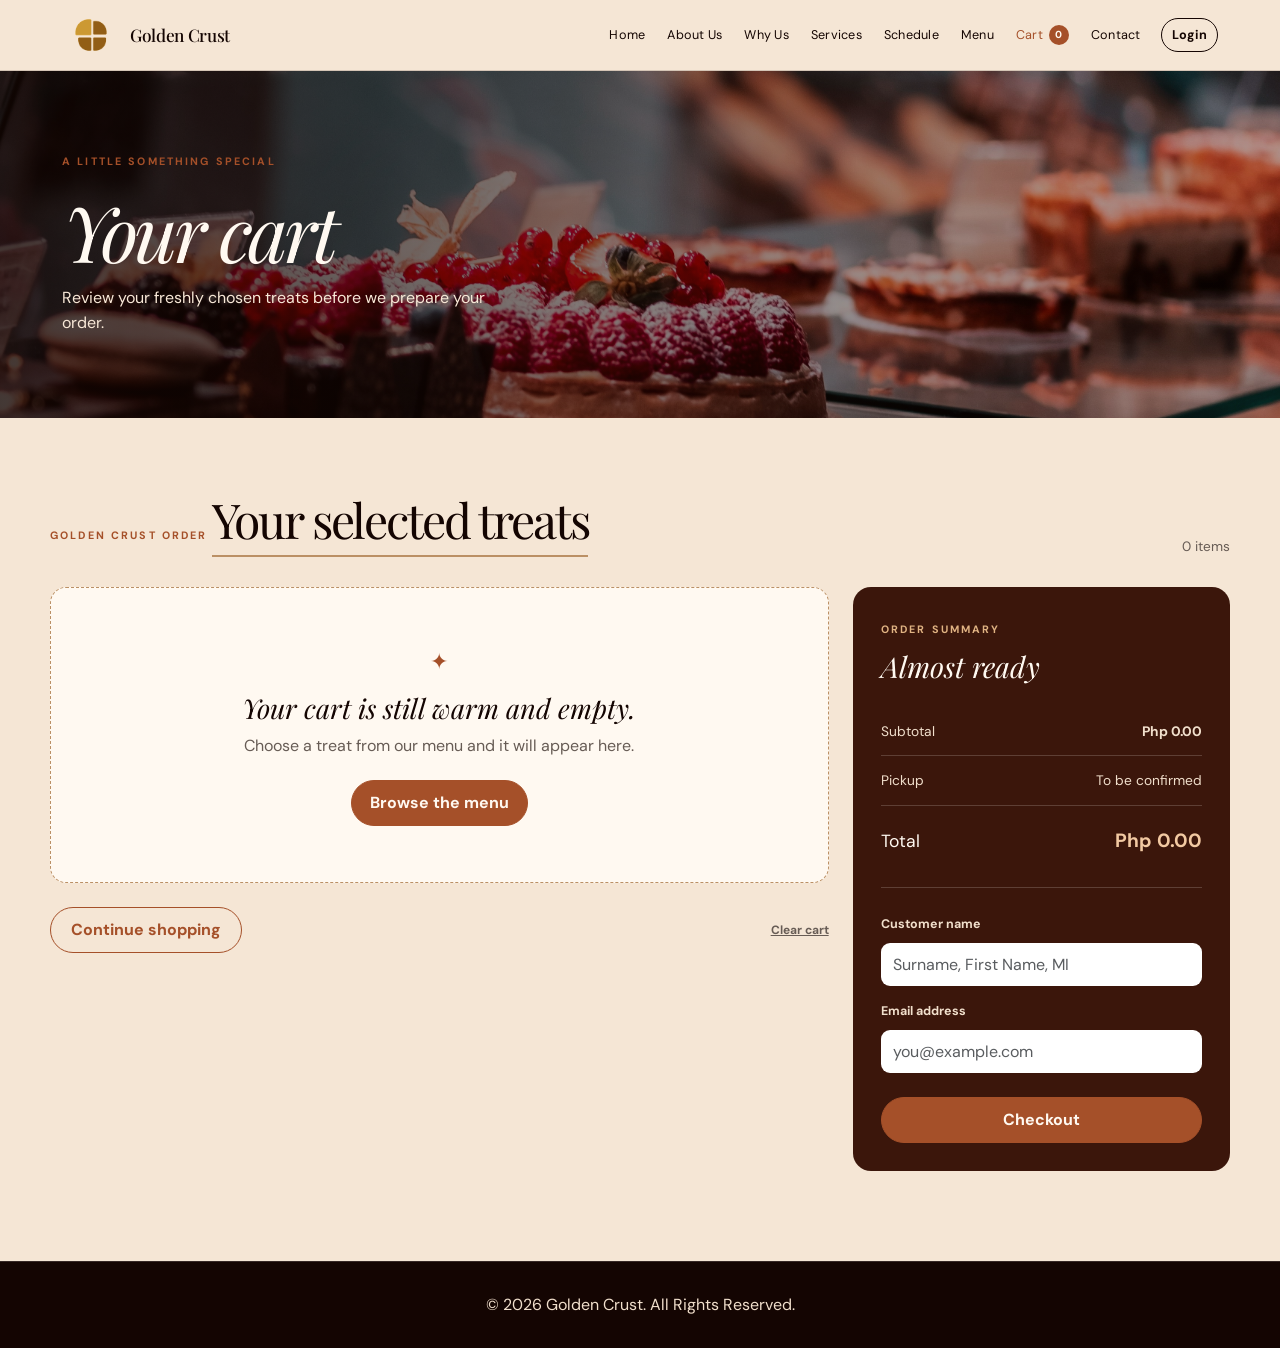
<file: GoldenCrust/cart.html>
<!DOCTYPE html>
<html lang="en">
<head>
  <meta charset="UTF-8">
  <meta name="viewport" content="width=device-width, initial-scale=1">
  <meta name="description" content="Review your Golden Crust bakery order.">
  <title>Golden Crust - Cart</title>
  <link rel="stylesheet" href="https://cdn.jsdelivr.net/npm/bootstrap@5.3.3/dist/css/bootstrap.min.css">
  <link rel="stylesheet" href="style.css">
</head>
<body>

  <nav class="navbar navbar-expand-lg navbar-dark">
    <div class="container">
      <a class="navbar-brand d-flex align-items-center" href="index.html">
        <img src="logo.png" alt="Golden Crust Logo" class="logo-img">
        Golden Crust
      </a>
      <button class="navbar-toggler" type="button" data-bs-toggle="collapse" data-bs-target="#navMenu" aria-controls="navMenu" aria-expanded="false" aria-label="Toggle navigation">
        <span class="navbar-toggler-icon"></span>
      </button>
      <div class="collapse navbar-collapse" id="navMenu">
        <ul class="navbar-nav ms-auto align-items-lg-center">
          <li class="nav-item"><a class="nav-link" href="index.html#home">Home</a></li>
          <li class="nav-item"><a class="nav-link" href="index.html#about">About Us</a></li>
          <li class="nav-item"><a class="nav-link" href="index.html#story">Why Us</a></li>
          <li class="nav-item"><a class="nav-link" href="services.html">Services</a></li>
          <li class="nav-item"><a class="nav-link" href="index.html#schedule">Schedule</a></li>
          <li class="nav-item"><a class="nav-link" href="products.html">Menu</a></li>
          <li class="nav-item"><a class="nav-link active cart-nav-link" aria-current="page" href="cart.html">Cart <span class="cart-count" aria-label="items in cart">0</span></a></li>
          <li class="nav-item"><a class="nav-link" href="index.html#contact">Contact</a></li>
          <li class="nav-item"><a class="nav-link btn btn-login ms-lg-2 px-3" href="#" data-bs-toggle="modal" data-bs-target="#loginModal">Login</a></li>
        </ul>
      </div>
    </div>
  </nav>

  <header class="cart-hero">
    <div class="container">
      <span class="eyebrow">A little something special</span>
      <h1>Your cart</h1>
      <p>Review your freshly chosen treats before we prepare your order.</p>
    </div>
  </header>

  <main class="container cart-page-content">
    <div class="cart-page-heading">
      <div>
        <span class="eyebrow eyebrow-dark">Golden Crust order</span>
        <h2 class="section-title mt-2">Your selected treats</h2>
      </div>
      <span id="cartItemCount" class="cart-item-count">0 items</span>
    </div>

    <div class="row g-4 align-items-start">
      <div class="col-lg-8">
        <section id="cartItems" aria-label="Items in your cart"></section>
        <div class="cart-actions">
          <a href="products.html" class="btn btn-story-outline">Continue shopping</a>
          <button type="button" id="clearCartButton" class="btn btn-clear-cart">Clear cart</button>
        </div>
      </div>

      <div class="col-lg-4">
        <aside class="cart-summary" aria-labelledby="summaryTitle">
          <span class="eyebrow eyebrow-dark">Order summary</span>
          <h2 id="summaryTitle">Almost ready</h2>
          <div class="cart-summary-row"><span>Subtotal</span><strong id="cartSubtotal">Php 0.00</strong></div>
          <div class="cart-summary-row"><span>Pickup</span><span>To be confirmed</span></div>
          <div class="cart-summary-total"><span>Total</span><strong id="cartTotal">Php 0.00</strong></div>

          <form id="checkoutForm" class="checkout-form" novalidate>
            <label for="checkoutName" class="form-label">Customer name</label>
            <input id="checkoutName" class="form-control" type="text" placeholder="Surname, First Name, MI" required>
            <label for="checkoutEmail" class="form-label mt-3">Email address</label>
            <input id="checkoutEmail" class="form-control" type="email" placeholder="you@example.com" required>
            <button type="submit" class="btn btn-add w-100 mt-4">Checkout</button>
            <p id="checkoutMessage" class="checkout-message" role="status" aria-live="polite"></p>
          </form>

          <section id="receiptPanel" class="receipt-panel" hidden aria-labelledby="receiptTitle">
            <div class="receipt-heading">
              <span class="eyebrow">Golden Crust Bakery</span>
              <h3 id="receiptTitle">Order receipt</h3>
              <p>Thank you for choosing Golden Crust.</p>
            </div>
            <div class="receipt-meta">
              <span>Order no. <strong id="receiptOrderNumber"></strong></span>
              <span id="receiptDate"></span>
              <span id="receiptCustomer"></span>
            </div>
            <div id="receiptItems" class="receipt-items"></div>
            <div class="receipt-total"><span>Total</span><strong id="receiptTotal">Php 0.00</strong></div>
            <p class="receipt-note">This is a frontend receipt preview. Final confirmation and inventory deduction will be connected to PHP/MySQL later.</p>
            <button type="button" id="printReceiptButton" class="btn btn-story-outline btn-sm">Print receipt</button>
          </section>
        </aside>
      </div>
    </div>
  </main>

  <footer>
    <p>&copy; 2026 Golden Crust. All Rights Reserved.</p>
  </footer>

  <div class="modal fade" id="loginModal" tabindex="-1" aria-hidden="true">
    <div class="modal-dialog modal-dialog-centered">
      <div class="modal-content">
        <div class="modal-header">
          <h3 class="modal-title h5">Login to Golden Crust</h3>
          <button type="button" class="btn-close" data-bs-dismiss="modal" aria-label="Close"></button>
        </div>
        <div class="modal-body">
          <form action="login.php" method="POST">
            <div class="mb-3"><label class="form-label" for="loginEmail">Email address</label><input id="loginEmail" type="email" name="email" class="form-control" placeholder="you@example.com" autocomplete="email" required></div>
            <div class="mb-3"><label class="form-label" for="loginPassword">Password</label><input id="loginPassword" type="password" name="password" class="form-control" placeholder="Enter password" autocomplete="current-password" required></div>
            <button type="submit" class="btn btn-add w-100">Login</button>
          </form>
        </div>
      </div>
    </div>
  </div>

  <script src="https://code.jquery.com/jquery-3.7.1.min.js"></script>
  <script src="https://cdn.jsdelivr.net/npm/bootstrap@5.3.3/dist/js/bootstrap.bundle.min.js"></script>
  <script src="script.js?v=checkout-auth-v1"></script>
</body>
</html>
</file>
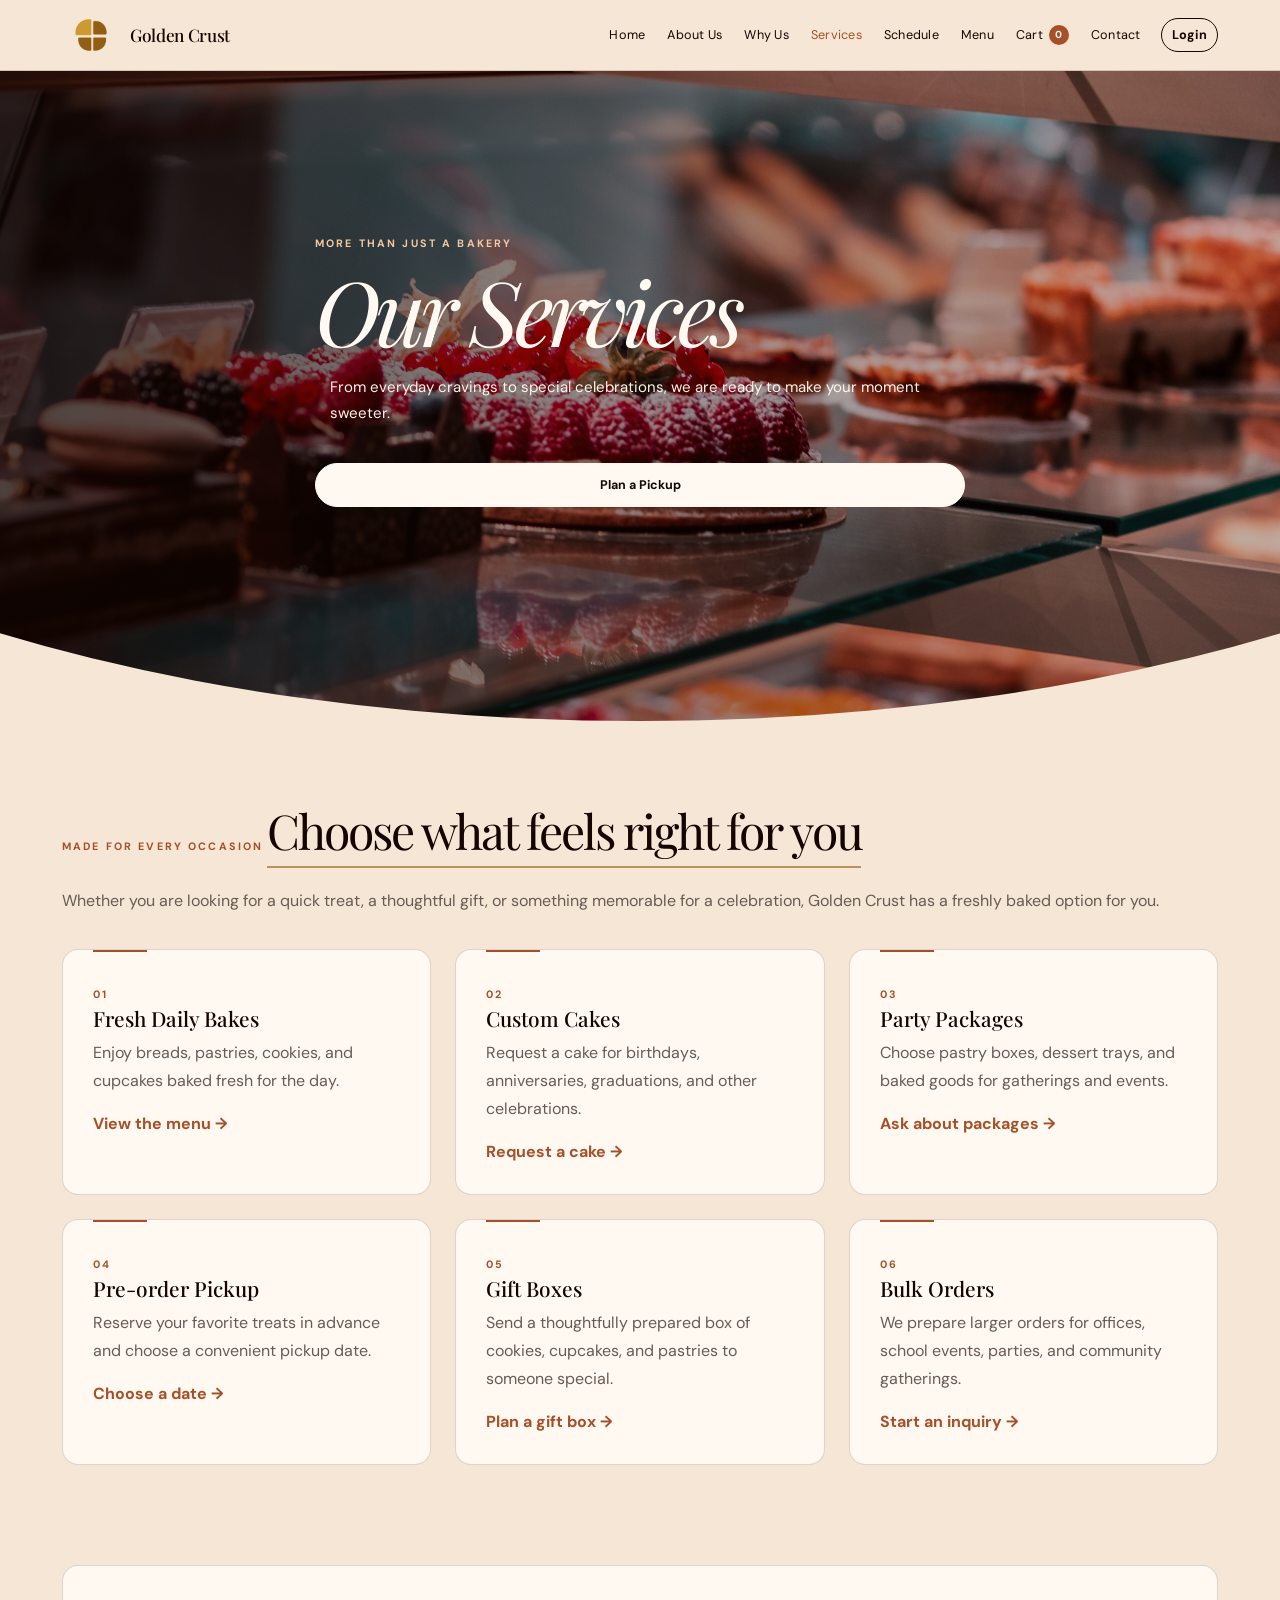
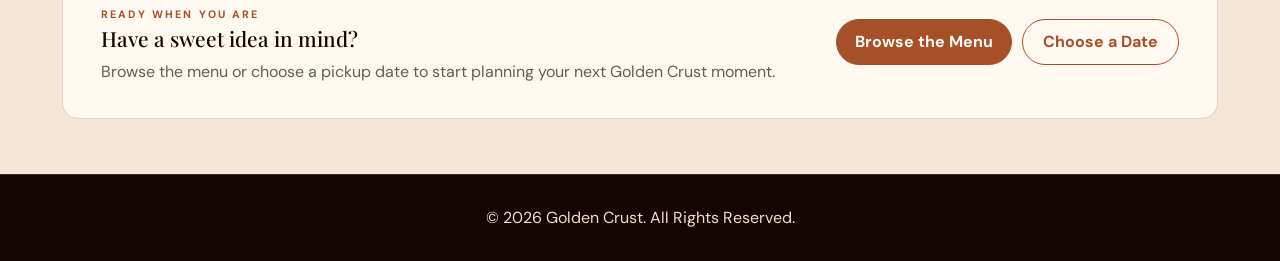
<file: GoldenCrust/services.html>
<!DOCTYPE html>
<html lang="en">

<head>
  <meta charset="UTF-8">
  <meta name="viewport" content="width=device-width, initial-scale=1">
  <meta name="description" content="Explore Golden Crust bakery services for everyday treats, celebrations, gift boxes, and bulk orders.">
  <title>Golden Crust - Services</title>

  <link rel="stylesheet" href="https://cdn.jsdelivr.net/npm/bootstrap@5.3.3/dist/css/bootstrap.min.css">
  <link rel="stylesheet" href="style.css">
</head>

<body>

  <nav class="navbar navbar-expand-lg navbar-dark">
    <div class="container">
      <a class="navbar-brand d-flex align-items-center" href="index.html">
        <img src="logo.png" alt="Golden Crust Logo" class="logo-img">
        Golden Crust
      </a>

      <button
        class="navbar-toggler"
        type="button"
        data-bs-toggle="collapse"
        data-bs-target="#navMenu"
        aria-controls="navMenu"
        aria-expanded="false"
        aria-label="Toggle navigation">
        <span class="navbar-toggler-icon"></span>
      </button>

      <div class="collapse navbar-collapse" id="navMenu">
        <ul class="navbar-nav ms-auto align-items-lg-center">
          <li class="nav-item"><a class="nav-link" href="index.html#home">Home</a></li>
          <li class="nav-item"><a class="nav-link" href="index.html#about">About Us</a></li>
          <li class="nav-item"><a class="nav-link" href="index.html#story">Why Us</a></li>
          <li class="nav-item"><a class="nav-link active" aria-current="page" href="services.html">Services</a></li>
          <li class="nav-item"><a class="nav-link" href="index.html#schedule">Schedule</a></li>
          <li class="nav-item"><a class="nav-link" href="products.html">Menu</a></li>
          <li class="nav-item"><a class="nav-link cart-nav-link" href="cart.html">Cart <span class="cart-count" aria-label="items in cart">0</span></a></li>
          <li class="nav-item"><a class="nav-link" href="index.html#contact">Contact</a></li>
          <li class="nav-item">
            <a class="nav-link btn btn-login ms-lg-2 px-3" href="#" data-bs-toggle="modal" data-bs-target="#loginModal">Login</a>
          </li>
        </ul>
      </div>
    </div>
  </nav>

  <header class="hero menu-hero">
    <span class="eyebrow">More than just a bakery</span>
    <h1>Our Services</h1>
    <p>From everyday cravings to special celebrations, we are ready to make your moment sweeter.</p>
    <a href="index.html#schedule" class="btn btn-hero btn-lg mt-2">Plan a Pickup</a>
  </header>

  <main class="container">
    <section class="services-section services-page-section" aria-labelledby="services-title">
      <div class="services-heading">
        <span class="eyebrow eyebrow-dark">Made for every occasion</span>
        <h2 id="services-title" class="section-title mt-2">Choose what feels right for you</h2>
        <p class="section-description">Whether you are looking for a quick treat, a thoughtful gift, or something memorable for a celebration, Golden Crust has a freshly baked option for you.</p>
      </div>

      <div class="row g-4">
        <div class="col-md-6 col-lg-4">
          <article class="service-card">
            <span class="service-number">01</span>
            <h3>Fresh Daily Bakes</h3>
            <p>Enjoy breads, pastries, cookies, and cupcakes baked fresh for the day.</p>
            <a href="products.html" class="service-link">View the menu <span aria-hidden="true">&rarr;</span></a>
          </article>
        </div>

        <div class="col-md-6 col-lg-4">
          <article class="service-card">
            <span class="service-number">02</span>
            <h3>Custom Cakes</h3>
            <p>Request a cake for birthdays, anniversaries, graduations, and other celebrations.</p>
            <a href="index.html#contact" class="service-link">Request a cake <span aria-hidden="true">&rarr;</span></a>
          </article>
        </div>

        <div class="col-md-6 col-lg-4">
          <article class="service-card">
            <span class="service-number">03</span>
            <h3>Party Packages</h3>
            <p>Choose pastry boxes, dessert trays, and baked goods for gatherings and events.</p>
            <a href="index.html#contact" class="service-link">Ask about packages <span aria-hidden="true">&rarr;</span></a>
          </article>
        </div>

        <div class="col-md-6 col-lg-4">
          <article class="service-card">
            <span class="service-number">04</span>
            <h3>Pre-order Pickup</h3>
            <p>Reserve your favorite treats in advance and choose a convenient pickup date.</p>
            <a href="index.html#schedule" class="service-link">Choose a date <span aria-hidden="true">&rarr;</span></a>
          </article>
        </div>

        <div class="col-md-6 col-lg-4">
          <article class="service-card">
            <span class="service-number">05</span>
            <h3>Gift Boxes</h3>
            <p>Send a thoughtfully prepared box of cookies, cupcakes, and pastries to someone special.</p>
            <a href="index.html#contact" class="service-link">Plan a gift box <span aria-hidden="true">&rarr;</span></a>
          </article>
        </div>

        <div class="col-md-6 col-lg-4">
          <article class="service-card">
            <span class="service-number">06</span>
            <h3>Bulk Orders</h3>
            <p>We prepare larger orders for offices, school events, parties, and community gatherings.</p>
            <a href="index.html#contact" class="service-link">Start an inquiry <span aria-hidden="true">&rarr;</span></a>
          </article>
        </div>
      </div>
    </section>

    <section class="service-cta-section" aria-labelledby="service-cta-title">
      <div class="service-cta-card">
        <div>
          <span class="eyebrow eyebrow-dark">Ready when you are</span>
          <h2 id="service-cta-title">Have a sweet idea in mind?</h2>
          <p>Browse the menu or choose a pickup date to start planning your next Golden Crust moment.</p>
        </div>
        <div class="service-cta-actions">
          <a href="products.html" class="btn btn-add">Browse the Menu</a>
          <a href="index.html#schedule" class="btn btn-story-outline">Choose a Date</a>
        </div>
      </div>
    </section>
  </main>

  <footer>
    <p>&copy; 2026 Golden Crust. All Rights Reserved.</p>
  </footer>

  <div class="modal fade" id="loginModal" tabindex="-1" aria-hidden="true">
    <div class="modal-dialog modal-dialog-centered">
      <div class="modal-content">
        <div class="modal-header">
          <h3 class="modal-title h5">Login to Golden Crust</h3>
          <button type="button" class="btn-close" data-bs-dismiss="modal" aria-label="Close"></button>
        </div>
        <div class="modal-body">
          <form action="login.php" method="POST">
            <div class="mb-3">
              <label class="form-label" for="loginEmail">Email address</label>
              <input id="loginEmail" type="email" name="email" class="form-control" placeholder="you@example.com" autocomplete="email" required>
            </div>
            <div class="mb-3">
              <label class="form-label" for="loginPassword">Password</label>
              <input id="loginPassword" type="password" name="password" class="form-control" placeholder="Enter password" autocomplete="current-password" required>
            </div>
            <button type="submit" class="btn btn-add w-100">Login</button>
            <p class="text-center mt-3 mb-0">Don't have an account? <a href="signup.php">Sign up</a></p>
          </form>
        </div>
      </div>
    </div>
  </div>

  <div class="modal fade" id="signupModal" tabindex="-1" aria-hidden="true">
    <div class="modal-dialog modal-dialog-centered">
      <div class="modal-content">
        <div class="modal-header">
          <h3 class="modal-title h5">Create a Golden Crust Account</h3>
          <button type="button" class="btn-close" data-bs-dismiss="modal" aria-label="Close"></button>
        </div>
        <div class="modal-body">
          <form onsubmit="alert('Account created successfully!'); return false;">
            <div class="mb-3">
              <label class="form-label" for="signupName">Full Name</label>
              <input id="signupName" type="text" class="form-control" placeholder="Surname, First Name, MI" required>
            </div>
            <div class="mb-3">
              <label class="form-label" for="signupEmail">Email address</label>
              <input id="signupEmail" type="email" class="form-control" placeholder="you@example.com" required>
            </div>
            <div class="mb-3">
              <label class="form-label" for="signupPassword">Password</label>
              <input id="signupPassword" type="password" class="form-control" placeholder="Create a password" required>
            </div>
            <div class="mb-3">
              <label class="form-label" for="signupConfirmPassword">Confirm Password</label>
              <input id="signupConfirmPassword" type="password" class="form-control" placeholder="Re-enter password" required>
            </div>
            <button type="submit" class="btn btn-add w-100">Sign Up</button>
            <p class="text-center mt-3 mb-0">Already have an account? <a href="login.php">Login</a></p>
          </form>
        </div>
      </div>
    </div>
  </div>

  <script src="https://code.jquery.com/jquery-3.7.1.min.js"></script>
  <script src="https://cdn.jsdelivr.net/npm/bootstrap@5.3.3/dist/js/bootstrap.bundle.min.js"></script>
  <script src="script.js?v=checkout-auth-v1"></script>
</body>

</html>
</file>
<file: GoldenCrust/style.css>
@import url('https://fonts.googleapis.com/css2?family=DM+Sans:wght@400;500;600;700&family=Playfair+Display:ital,wght@0,400;0,500;1,400;1,500&display=swap');

:root {
  --paper: #f5e6d5;
  --paper-light: #fff9f1;
  --chocolate: #140502;
  --chocolate-soft: #3b160b;
  --terracotta: #a55029;
  --caramel: #bb9065;
  --taupe: #675c55;
  --line: rgba(20, 5, 2, 0.15);
  --shadow: 0 18px 40px rgba(66, 28, 13, 0.12);
  --white: #fff9f1;
  --ink: #140502;
  --muted: #675c55;
  --gold: #bb9065;
  --cream: #f5e6d5;
}

* { box-sizing: border-box; }
html { scroll-behavior: smooth; }
body { background: var(--paper); color: var(--chocolate); font-family: "DM Sans", "Segoe UI", Arial, sans-serif; line-height: 1.6; margin: 0; overflow-x: hidden; }
a { color: var(--terracotta); transition: color .2s ease, transform .2s ease; }
a:hover { color: var(--chocolate-soft); }
.container { max-width: 1180px; }
h1, h2, h3, .section-title, .navbar-brand { font-family: "Playfair Display", Georgia, "Times New Roman", serif; }

/* Navigation */
.navbar { background: var(--paper); border-bottom: 1px solid var(--line); min-height: 66px; padding: 8px 0; position: relative; z-index: 20; }
.navbar-brand { align-items: center; color: var(--chocolate) !important; display: inline-flex; font-size: 1.08rem; font-weight: 500; letter-spacing: -.02em; }
.logo-img { height: 44px; margin-right: 10px; object-fit: contain; width: 58px; }
.navbar-toggler { border: 1px solid rgba(20,5,2,.35); border-radius: 8px; }
.navbar-toggler-icon { filter: brightness(.25); }
.navbar-nav { gap: 2px; }
.nav-link { color: var(--chocolate) !important; font-size: .79rem; letter-spacing: .02em; padding: 7px 10px !important; }
.nav-link:hover, .nav-link:focus, .nav-link.active { color: var(--terracotta) !important; }
.btn-login { border: 1px solid var(--chocolate); border-radius: 999px; color: var(--chocolate) !important; margin-left: 7px; }
.btn-login:hover, .btn-login:focus { background: var(--chocolate); color: var(--paper-light) !important; }
.cart-nav-link { align-items: center; display: inline-flex; gap: 6px; }
.cart-count { align-items: center; background: var(--terracotta); border-radius: 999px; color: var(--paper-light); display: inline-flex; font-size: .64rem; font-weight: 700; height: 20px; justify-content: center; min-width: 20px; padding: 0 6px; }

/* Shared typography and controls */
.eyebrow, .product-kicker, .service-number { color: var(--terracotta); display: inline-block; font-family: "DM Sans", sans-serif; font-size: .67rem; font-weight: 700; letter-spacing: .2em; text-transform: uppercase; }
.eyebrow-dark { color: var(--terracotta); }
.section-title { color: var(--chocolate); display: inline-block; font-size: clamp(1.95rem,4vw,3rem); font-weight: 400; letter-spacing: -.045em; line-height: 1.05; margin: 0 0 20px; padding-bottom: 13px; position: relative; }
.section-title::after { background: var(--caramel); bottom: 0; content: ""; height: 2px; left: 0; position: absolute; width: 100%; }
.btn { border-radius: 999px; font-weight: 700; transition: background .2s ease, border-color .2s ease, color .2s ease, transform .2s ease; }
.btn:hover, .btn:focus-visible { transform: translateY(-2px); }
.btn-add { background: var(--terracotta); border: 1px solid var(--terracotta); color: var(--paper-light); padding: 10px 18px; }
.btn-add:hover, .btn-add:focus { background: var(--chocolate); border-color: var(--chocolate); color: var(--paper-light); }
.btn-story, .btn-story-outline { padding: 10px 20px; }
.btn-story { background: var(--paper-light); border: 1px solid var(--paper-light); color: var(--chocolate); }
.btn-story:hover, .btn-story:focus { background: var(--caramel); border-color: var(--caramel); color: var(--chocolate); }
.btn-story-outline { background: transparent; border: 1px solid var(--terracotta); color: var(--terracotta); }
.btn-story-outline:hover, .btn-story-outline:focus { background: var(--terracotta); color: var(--paper-light); }

/* Hero */
.hero, .hero.home-hero, .hero.menu-hero { align-items: flex-start; background: linear-gradient(90deg,rgba(20,5,2,.72),rgba(20,5,2,.16)),url("heroimg.jpg") center/cover; border-radius: 0 0 50% 7% / 0 0 7% 7%; clip-path: ellipse(91% 82% at 50% 18%); display: flex; flex-direction: column; justify-content: center; min-height: 650px; padding: 110px 8% 160px; position: relative; text-align: left; }
.hero::before, .hero::after { display: none; }
.hero > * { align-self: flex-start; margin-left: 0; max-width: 650px; position: relative; transform: none; width: min(58%,650px); z-index: 1; }
.hero h1 { color: var(--paper-light); font-size: clamp(3.2rem,7vw,6.4rem); font-style: italic; font-weight: 400; letter-spacing: -.06em; line-height: .95; margin: 15px 0 22px; }
.hero p { color: #fff4e8; font-size: .94rem; line-height: 1.75; max-width: 480px; }
.hero .eyebrow { color: #f2c9a2; }
.hero .btn-hero { background: var(--paper-light); border: 1px solid var(--paper-light); color: var(--chocolate); font-size: .78rem; margin-top: 20px !important; padding: 12px 24px; }
.hero .btn-hero:hover, .hero .btn-hero:focus { background: var(--caramel); border-color: var(--caramel); color: var(--chocolate); }
.menu-hero { align-items: center; min-height: 470px; padding-bottom: 110px; padding-top: 90px; text-align: center; }
.menu-hero > * { align-self: center; width: min(72%,700px); }
.menu-hero p { max-width: 620px; }

/* Homepage sections */
#about, #contact { padding: 76px 0 38px; }
#about p, #contact p, .section-description, .story-helper, .menu-helper { color: var(--taupe); }
#about p { max-width: 850px; }
.featured-section { padding: 28px 0 82px; }
.featured-heading { align-items: end; display: flex; justify-content: space-between; margin-bottom: 28px; }
.featured-heading .section-title { margin-bottom: 0; }
.featured-heading > p { color: var(--taupe); margin: 0 0 7px; max-width: 310px; text-align: right; }
.featured-grid { display: grid; gap: 22px; grid-template-columns: repeat(3,1fr); }
.featured-card { background: var(--paper-light); border: 1px solid var(--line); border-radius: 16px; color: var(--chocolate); display: block; overflow: hidden; text-decoration: none; transition: box-shadow .25s ease, transform .25s ease; }
.featured-card:hover { box-shadow: var(--shadow); color: var(--chocolate); transform: translateY(-5px); }
.featured-card img { display: block; height: 245px; object-fit: cover; transition: transform .55s ease; width: 100%; }
.featured-card:hover img { transform: scale(1.04); }
.featured-card-copy { display: flex; flex-direction: column; gap: 7px; padding: 18px 20px 21px; }
.featured-card-copy small { color: var(--terracotta); font-size: .63rem; font-weight: 700; letter-spacing: .17em; text-transform: uppercase; }
.featured-card-copy strong { font-family: "Playfair Display",Georgia,serif; font-size: 1.18rem; font-weight: 500; }
.featured-card-copy span:last-child { color: var(--terracotta); font-size: .77rem; margin-top: 7px; }

/* Story carousel */
.story-section { background: #ead8c1; margin-left: calc((1180px - 100vw)/2); margin-right: calc((1180px - 100vw)/2); padding: 82px max(24px,calc((100vw - 1180px)/2)) 88px; }
.story-heading { margin-left: auto; margin-right: auto; max-width: 1180px; }
.story-heading .section-title { margin-bottom: 0; }
.story-carousel { border-radius: 20px; box-shadow: none; margin: 0 auto 28px; max-width: 1180px; overflow: hidden; }
.story-slide { display: grid; grid-template-columns: minmax(0,1fr) minmax(280px,.82fr); min-height: 410px; }
.story-copy { align-self: stretch; background: var(--chocolate-soft); color: var(--paper-light); padding: 58px 75px 65px 62px; }
.story-copy h3 { color: var(--paper-light); font-size: clamp(2rem,3.5vw,3.1rem); font-style: italic; line-height: 1.04; margin: 17px 0; }
.story-copy p { color: #f7e6d4; line-height: 1.8; max-width: 540px; }
.story-number { color: #e0b383; }
.story-visual { min-height: 410px; overflow: hidden; position: relative; }
.story-visual img { height: 100%; object-fit: cover; width: 100%; }
.visual-badge { background: rgba(20,5,2,.85); border-left: 2px solid var(--caramel); bottom: 24px; color: #f1dfcc; padding: 11px 15px; position: absolute; right: 24px; }
.visual-badge strong { color: var(--paper-light); font-family: "Playfair Display",Georgia,serif; font-weight: 400; }
.story-carousel .carousel-control-prev, .story-carousel .carousel-control-next { border: 1px solid rgba(255,249,241,.75); border-radius: 50%; height: 46px; opacity: 1; top: 50%; transform: translateY(-50%); width: 46px; }
.story-carousel .carousel-control-prev { left: 18px; } .story-carousel .carousel-control-next { right: 18px; }
.story-carousel .carousel-control-prev:hover, .story-carousel .carousel-control-next:hover { background: var(--terracotta); }
.story-carousel .carousel-control-prev-icon, .story-carousel .carousel-control-next-icon { background-image: none; border-color: var(--paper-light); border-style: solid; border-width: 0 3px 3px 0; display: block; height: 11px; width: 11px; }
.story-carousel .carousel-control-prev-icon { transform: rotate(135deg); } .story-carousel .carousel-control-next-icon { transform: rotate(-45deg); }

/* Schedule */
.schedule-section { padding: 78px 0 70px; scroll-margin-top: 80px; }
.schedule-card { background: var(--chocolate-soft); border-radius: 22px; box-shadow: var(--shadow); display: grid; grid-template-columns: minmax(0,.85fr) minmax(320px,1.15fr); overflow: hidden; }
.schedule-copy { color: var(--paper-light); padding: 55px 45px; }
.schedule-copy h2 { color: var(--paper-light); font-size: clamp(2rem,4vw,3rem); font-style: italic; font-weight: 400; line-height: 1.05; margin: 16px 0; }
.schedule-copy p, .schedule-note { color: #f1dfcc; line-height: 1.8; }
.schedule-note { border-left: 2px solid var(--caramel); font-size: .9rem; padding-left: 15px; }
.schedule-note strong { color: #f2c9a2; }
.schedule-form { background: var(--paper-light); padding: 45px; }
.form-label { color: var(--chocolate); font-size: .86rem; font-weight: 700; }
.schedule-form .form-control, .schedule-form .form-select, .modal .form-control { background: #fffdf9; border: 1px solid rgba(20,5,2,.2); border-radius: 10px; color: var(--chocolate); min-height: 47px; }
.schedule-form .form-control:focus, .schedule-form .form-select:focus, .modal .form-control:focus { border-color: var(--terracotta); box-shadow: 0 0 0 4px rgba(165,80,41,.15); }
.optional-label { color: #9a8d81; font-size: .78rem; font-weight: 400; }
.schedule-form .form-check-label { color: var(--taupe); font-size: .84rem; }
.schedule-form .form-check-input:checked { background-color: var(--terracotta); border-color: var(--terracotta); }
.schedule-message { border-radius: 8px; font-size: .9rem; margin-top: 16px; padding: 10px 12px; }
.schedule-message-success { background: #eaf5e5; color: #3f6b37; } .schedule-message-error { background: #fdeceb; color: #8b3d38; }

/* Menu and services */
.menu-content, .services-section { padding: 76px 0; }
.menu-heading, .services-heading { margin-bottom: 35px; }
.menu-heading { align-items: end; display: flex; justify-content: space-between; }
.menu-helper { margin: 0 0 10px; text-align: right; }
.product-card, .service-card, .service-cta-card, .cart-note { background: var(--paper-light); border: 1px solid var(--line); border-radius: 16px; box-shadow: none; }
.product-card { cursor: pointer; height: 100%; overflow: hidden; transition: border-color .2s ease,box-shadow .2s ease,transform .2s ease; }
.product-card:hover, .product-card:focus-visible, .service-card:hover { border-color: var(--caramel); box-shadow: var(--shadow); outline: none; transform: translateY(-5px); }
.product-card .card-img-top { height: 245px; object-fit: cover; transition: transform .5s ease; }
.product-card:hover .card-img-top { transform: scale(1.04); }
.product-card .card-body { padding: 24px; }
.product-card .card-title { font-size: 1.25rem; font-weight: 500; margin: 8px 0; }
.product-card .card-text { color: var(--taupe); line-height: 1.7; min-height: 53px; }
.product-card .price, .service-link, .modal-price { color: var(--terracotta); }
.product-footer { align-items: center; border-top: 1px solid var(--line); display: flex; justify-content: space-between; margin-top: 20px; padding-top: 17px; }
.product-card .price { font-weight: 700; }
.service-card { height: 100%; padding: 30px; position: relative; transition: border-color .2s ease,box-shadow .2s ease,transform .2s ease; }
.service-card::before { background: var(--terracotta); content: ""; height: 2px; left: 30px; position: absolute; top: 0; width: 54px; }
.service-card h3, .service-cta-card h2 { font-size: 1.3rem; font-weight: 500; }
.service-card p { color: var(--taupe); line-height: 1.75; }
.service-link { font-weight: 700; text-decoration: none; }
.service-cta-section { padding: 24px 0 55px; }
.service-cta-card { align-items: center; display: flex; gap: 28px; justify-content: space-between; padding: 34px 38px; }
.service-cta-card p { color: var(--taupe); margin: 0; }
.service-cta-actions { display: flex; flex-wrap: wrap; gap: 10px; min-width: max-content; }
.cart-note { color: var(--taupe); padding: 17px 20px; text-align: center; }
.cart-note strong { color: var(--chocolate); }

/* Modal and recipe */
.modal-content, .product-modal-content { border: 0; border-radius: 18px; box-shadow: var(--shadow); overflow: hidden; }
.modal-header, .product-modal-content .modal-header { background: var(--chocolate-soft); border: 0; border-radius: 18px 18px 0 0; color: var(--paper-light); padding: 23px 28px; }
.modal-header .modal-title { color: var(--paper-light); font-weight: 400; }
.modal-header .btn-close { filter: invert(1) brightness(2); }
.modal-body { background: var(--paper-light); }
.product-modal-image { display: block; height: 100%; min-height: 390px; object-fit: cover; width: 100%; }
.product-modal-description { color: var(--taupe); font-size: 1.05rem; line-height: 1.75; }
.modal-price { font-size: 1.55rem; font-weight: 700; margin: 20px 0 24px; }
.modal-subtitle { color: var(--chocolate); font-weight: 700; letter-spacing: .04em; text-transform: uppercase; }
.product-highlights { color: var(--taupe); line-height: 1.8; padding-left: 20px; }
.product-highlights li::marker { color: var(--terracotta); }
.modal-freshness { background: var(--paper); border-left: 2px solid var(--terracotta); color: var(--taupe); font-size: .9rem; margin: 24px 0; padding: 11px 13px; }
.modal-freshness span { color: var(--terracotta); margin-right: 5px; }
.product-quantity-row { align-items: center; display: flex; gap: 14px; margin: 18px 0 12px; }
.product-quantity-row .form-label { white-space: nowrap; }
.product-quantity-input { max-width: 92px; }
.btn-recipe { border: 1px solid var(--terracotta); color: var(--terracotta); margin-bottom: 16px; padding: 8px 14px; }
.btn-recipe:hover, .btn-recipe:focus { background: var(--terracotta); border-color: var(--terracotta); color: var(--paper-light); }
.recipe-panel { background: var(--paper); border-left: 2px solid var(--terracotta); margin: 2px 0 22px; padding: 18px; }
.recipe-panel[hidden] { display: none; }
.recipe-panel.is-visible { animation: recipeReveal .22s ease-out; }
.recipe-panel .modal-subtitle { font-size: .75rem; margin-bottom: 12px; }
.recipe-list { list-style: none; margin: 0; padding: 0; }
.recipe-list li { align-items: center; border-bottom: 1px solid var(--line); color: var(--taupe); display: flex; font-size: .86rem; justify-content: space-between; padding: 6px 0; }
.recipe-list li:last-child { border-bottom: 0; }
.recipe-list strong { color: var(--chocolate); white-space: nowrap; }
@keyframes recipeReveal { from { opacity: 0; transform: translateY(-5px); } to { opacity: 1; transform: translateY(0); } }

/* Calendar and footer */
#ui-datepicker-div { background: var(--paper-light); border: 1px solid var(--line); border-radius: 10px; box-shadow: var(--shadow); padding: 9px; z-index: 2000 !important; }
#ui-datepicker-div .ui-datepicker-header { background: var(--chocolate-soft); border: 0; border-radius: 7px; color: var(--paper-light); }
#ui-datepicker-div .ui-datepicker-title { color: var(--paper-light); }
#ui-datepicker-div th { color: var(--terracotta); }
#ui-datepicker-div td a { background: transparent; border: 0; color: var(--chocolate); text-align: center; }
#ui-datepicker-div td a:hover { background: #ead8c1; }
#ui-datepicker-div td a.ui-state-active { background: var(--terracotta); color: var(--paper-light); }
footer { background: var(--chocolate); border-top: 1px solid rgba(255,249,241,.15); color: #f1dfcc; margin-top: 0; padding: 30px 20px; text-align: center; }
footer p { margin: 0; }

/* Cart */
.cart-hero { background: linear-gradient(90deg,rgba(20,5,2,.76),rgba(20,5,2,.25)),url("heroimg.jpg") center 46%/cover; color: var(--paper-light); min-height: 280px; padding: 76px 0 82px; }
.cart-hero h1 { color: var(--paper-light); font-size: clamp(2.8rem,6vw,5rem); font-style: italic; font-weight: 400; letter-spacing: -.05em; margin: 12px 0 8px; }
.cart-hero p { color: #f8e8d7; margin: 0; max-width: 430px; }
.cart-page-content { padding: 68px 0 90px; }
.cart-page-heading { align-items: end; display: flex; justify-content: space-between; margin-bottom: 30px; }
.cart-page-heading .section-title { margin-bottom: 0; }
.cart-item-count { color: var(--taupe); font-size: .85rem; }
.cart-item { align-items: center; background: var(--paper-light); border: 1px solid var(--line); border-radius: 16px; display: grid; gap: 18px; grid-template-columns: 104px minmax(0,1fr) auto; margin-bottom: 14px; padding: 14px; }
.cart-item > img { border-radius: 10px; height: 104px; object-fit: cover; width: 104px; }
.cart-item-info h3 { color: var(--chocolate); font-family: "Playfair Display",Georgia,serif; font-size: 1.2rem; font-weight: 500; margin: 5px 0 4px; }
.cart-item-price { color: var(--taupe); font-size: .8rem; }
.cart-item-actions { align-items: flex-end; display: flex; flex-direction: column; gap: 7px; }
.quantity-controls { align-items: center; border: 1px solid var(--line); border-radius: 999px; display: flex; overflow: hidden; }
.cart-quantity-button { background: transparent; border: 0; color: var(--chocolate); cursor: pointer; font-size: 1.1rem; height: 30px; width: 31px; }
.cart-quantity-button:hover { background: var(--paper); }
.cart-item-quantity { color: var(--chocolate); font-size: .85rem; font-weight: 700; min-width: 27px; text-align: center; }
.cart-line-total { color: var(--terracotta); font-size: .9rem; }
.cart-remove, .btn-clear-cart { background: transparent; border: 0; color: var(--taupe); cursor: pointer; font-size: .75rem; padding: 0; text-decoration: underline; }
.cart-remove:hover, .btn-clear-cart:hover { color: var(--terracotta); }
.cart-actions { align-items: center; display: flex; gap: 20px; justify-content: space-between; margin-top: 24px; }
.cart-summary { background: var(--chocolate-soft); border-radius: 18px; color: var(--paper-light); padding: 28px; position: sticky; top: 22px; }
.cart-summary h2 { color: var(--paper-light); font-size: 1.8rem; font-style: italic; font-weight: 400; margin: 8px 0 24px; }
.cart-summary .eyebrow { color: #e0b383; }
.cart-summary-row, .cart-summary-total { align-items: center; border-bottom: 1px solid rgba(255,249,241,.18); display: flex; justify-content: space-between; padding: 13px 0; }
.cart-summary-row { color: #f1dfcc; font-size: .86rem; }
.cart-summary-total { border-bottom: 0; font-size: 1.1rem; padding-top: 20px; }
.cart-summary-total strong { color: #f2c9a2; font-size: 1.2rem; }
.checkout-form { border-top: 1px solid rgba(255,249,241,.18); margin-top: 18px; padding-top: 22px; }
.checkout-form .form-label { color: #f1dfcc; font-size: .78rem; }
.checkout-form .form-control { border: 0; border-radius: 9px; min-height: 43px; }
.checkout-message { color: #f2c9a2; display: none; font-size: .78rem; line-height: 1.55; margin: 14px 0 0; }
.checkout-message.is-visible { display: block; }
.cart-empty { background: var(--paper-light); border: 1px dashed var(--caramel); border-radius: 16px; padding: 56px 24px; text-align: center; }
.cart-empty-mark { color: var(--terracotta); display: block; font-size: 1.4rem; margin-bottom: 12px; }
.cart-empty h2 { color: var(--chocolate); font-size: 1.7rem; font-style: italic; font-weight: 400; }
.cart-empty p { color: var(--taupe); margin: 0 auto 22px; }
.cart-notice { background: var(--chocolate); border-radius: 999px; bottom: 24px; color: var(--paper-light); left: 50%; opacity: 0; padding: 12px 20px; pointer-events: none; position: fixed; transform: translate(-50%,20px); transition: opacity .22s ease,transform .22s ease; z-index: 3000; }
.cart-notice.is-visible { opacity: 1; transform: translate(-50%,0); }

/* Receipt */
.receipt-panel { background: var(--paper-light); border-radius: 12px; color: var(--chocolate); margin-top: 24px; padding: 22px; }
.receipt-panel[hidden] { display: none; }
.receipt-panel.is-visible { animation: receiptReveal .25s ease-out; }
.receipt-heading { border-bottom: 1px dashed var(--caramel); padding-bottom: 14px; text-align: center; }
.receipt-heading .eyebrow { color: var(--terracotta); font-size: .58rem; }
.receipt-heading h3 { font-size: 1.45rem; font-style: italic; font-weight: 400; margin: 5px 0; }
.receipt-heading p, .receipt-note { color: var(--taupe); font-size: .73rem; margin: 0; }
.receipt-meta { color: var(--taupe); display: flex; flex-direction: column; font-size: .72rem; gap: 3px; padding: 14px 0; }
.receipt-meta strong, .receipt-meta span:first-child { color: var(--chocolate); }
.receipt-items { border-bottom: 1px solid var(--line); border-top: 1px solid var(--line); padding: 8px 0; }
.receipt-line, .receipt-total { align-items: center; display: flex; font-size: .78rem; justify-content: space-between; padding: 7px 0; }
.receipt-line span { color: var(--taupe); }
.receipt-line strong { color: var(--chocolate); font-weight: 600; }
.receipt-total { font-size: .95rem; padding: 14px 0; }
.receipt-total strong { color: var(--terracotta); }
.receipt-note { border-left: 2px solid var(--caramel); line-height: 1.5; margin-bottom: 15px; padding-left: 10px; }
@keyframes receiptReveal { from { opacity: 0; transform: translateY(6px); } to { opacity: 1; transform: translateY(0); } }

/* Responsive */
@media (max-width:1199.98px) { .story-section { margin-left: -12px; margin-right: -12px; } }
@media (max-width:991.98px) { .navbar-nav { background: var(--paper-light); border: 1px solid var(--line); border-radius: 12px; margin-top: 10px; padding: 10px; } .btn-login { display: inline-block; margin-left: 0; margin-top: 5px; } }
@media (max-width:767.98px) {
  .hero, .hero.home-hero, .hero.menu-hero { align-items: center; background: linear-gradient(rgba(20,5,2,.62),rgba(20,5,2,.72)),url("heroimg.jpg") center/cover; border-radius: 0 0 28% 8% / 0 0 5% 5%; clip-path: none; min-height: 570px; padding: 84px 24px 110px; text-align: center; }
  .hero > *, .menu-hero > * { align-self: center; margin-left: 0; max-width: 620px; text-align: center; transform: none; width: 100%; }
  .hero h1 { font-size: clamp(3rem,15vw,5rem); }
  .featured-heading { align-items: flex-start; display: block; }
  .featured-heading > p { margin-top: 14px; text-align: left; }
  .featured-grid { grid-template-columns: 1fr; }
  .featured-card img { height: 230px; }
  .story-section { margin-left: -12px; margin-right: -12px; padding: 62px 24px 68px; }
  .story-slide { display: flex; flex-direction: column-reverse; }
  .story-copy { padding: 34px 28px 54px; }
  .story-visual { min-height: 245px; }
  .schedule-card { display: block; }
  .schedule-copy, .schedule-form { padding: 32px 25px; }
  .schedule-form { border-radius: 0 0 22px 22px; }
  .menu-heading { align-items: flex-start; display: block; }
  .menu-helper { margin-top: 12px; text-align: left; }
  .service-cta-card { align-items: flex-start; flex-direction: column; padding: 28px 24px; }
  .service-cta-actions { min-width: 0; }
  .product-modal-image { height: 250px; min-height: 0; }
  .cart-page-heading { align-items: flex-start; display: block; }
  .cart-item-count { display: block; margin-top: 10px; }
  .cart-item { grid-template-columns: 76px minmax(0,1fr); }
  .cart-item > img { height: 76px; width: 76px; }
  .cart-item-actions { align-items: flex-start; flex-direction: row; flex-wrap: wrap; grid-column: 1/-1; justify-content: space-between; }
  .cart-actions { align-items: flex-start; flex-direction: column; }
  .cart-summary { position: static; }
}

@media print {
  body * { visibility: hidden; }
  #receiptPanel, #receiptPanel * { visibility: visible; }
  #receiptPanel { left: 0; margin: 0; position: absolute; top: 0; width: 100%; }
}

@media (prefers-reduced-motion: reduce) { *, *::before, *::after { scroll-behavior: auto !important; transition-duration: .01ms !important; } }


.checkout-message-warning {
  background: #fff0d6;
  border-left: 3px solid var(--caramel);
  color: var(--chocolate-soft);
  display: block;
  padding: 10px 12px;
}

.checkout-message-warning a {
  color: var(--terracotta);
  font-weight: 700;
}
</file>
